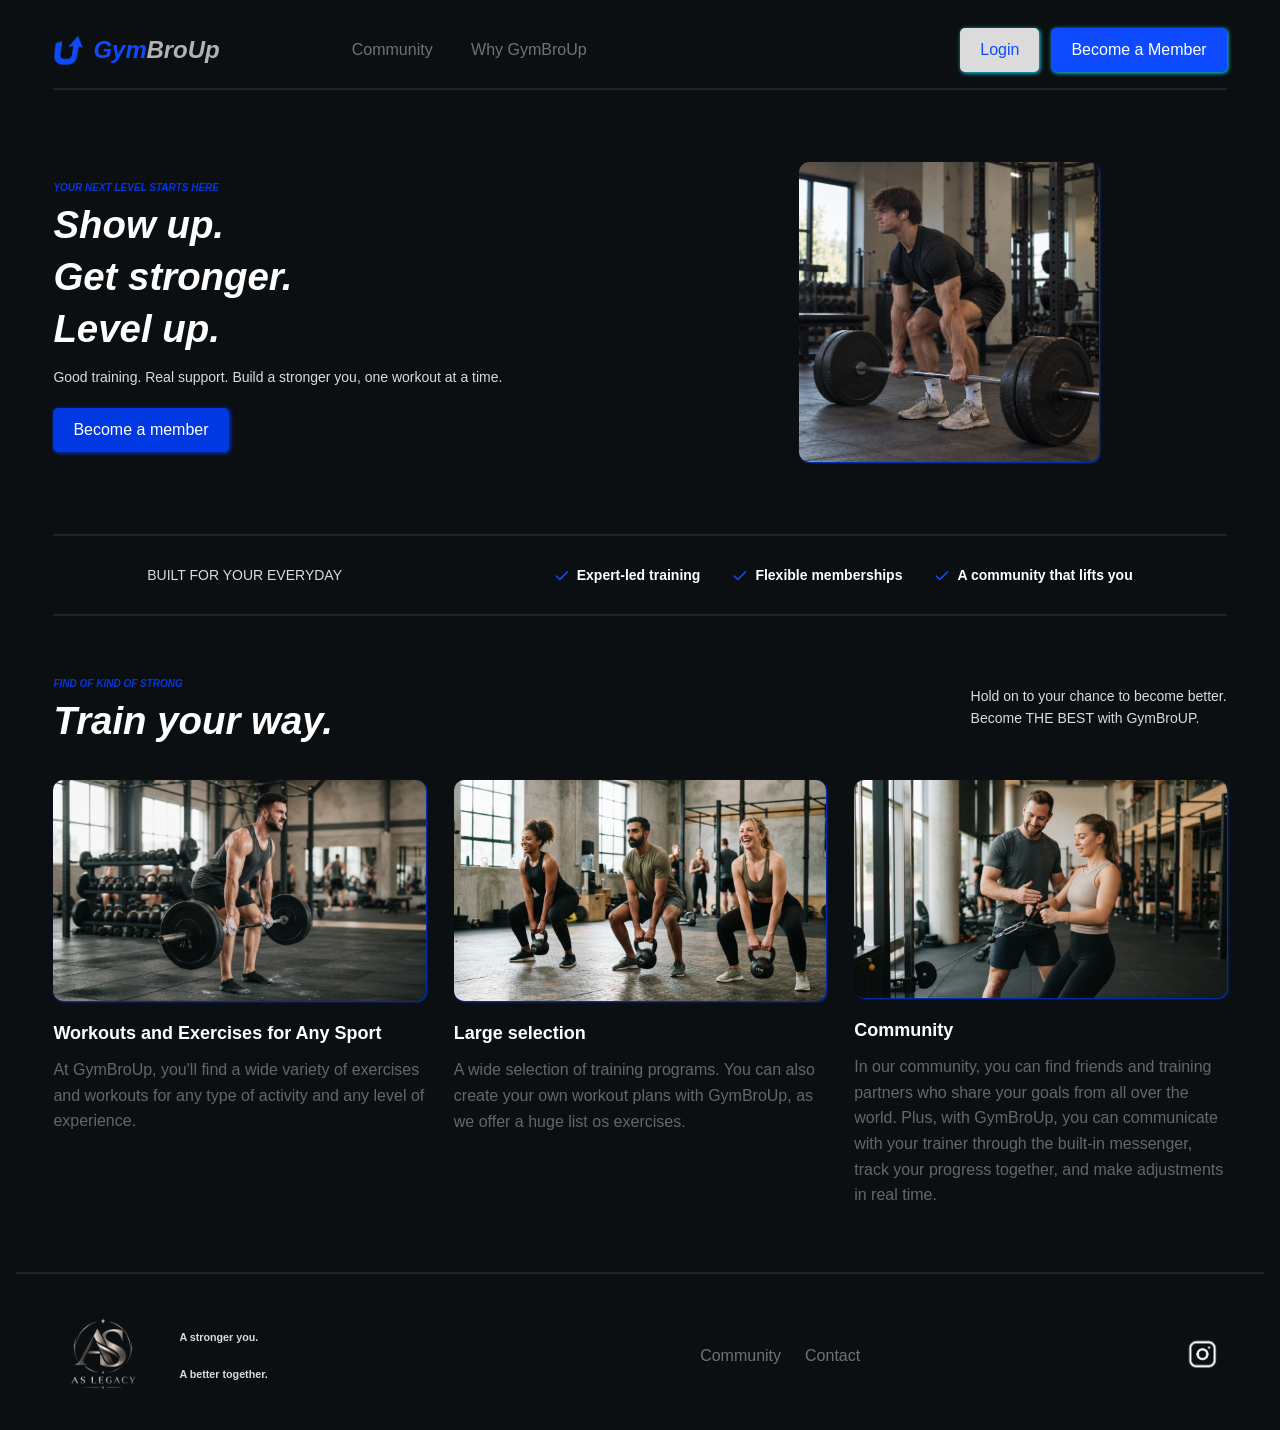
<file: index.html>
<!DOCTYPE html>
<html lang="en">
    <head>
      <meta charset="UTF-8" />
      <meta name="viewport" content="width=device-width, initial-scale=1.0" />
      <title>GymBro App</title>
      <link rel="stylesheet" href="Global/index.css" />
      <link rel="stylesheet" href="Global/global.css" />  
      <link rel="stylesheet" href="Global/media-index.css" />
      <link rel="stylesheet" href="Global/style.css">
    </head>
    <body>
      <section class="hero">
        <header>
          <div class="hero-content">
            <img src="Pages/images/Logo.png" alt="GymBro Logo" class="logo" />
            <div class="hero-text">
              <span class="hero-text-1">Gym</span>
              <span class="hero-text-2">BroUp</span>
            </div>
          </div>
          <div class="desktop-nav">
            <nav class="navigation">
              <a href="#" class="nav">Community</a>
              <a href="#" class="nav">Why GymBroUp</a>
            </nav>

            <div class="hero-buttons">
              <a href="Pages/login/login.html" class="login-button">Login</a>
              <a href="Pages/Register/register.html" class="signup-button">Become a Member</a>
            </div>
          </div>
          <div class="mobile-nav">
            <button class="burger-nav" type="button" aria-label="Toggle navigation" aria-controls="mobile-menu" aria-expanded="false">
              <span ></span>
              <span ></span>
              <span ></span>
            </button>
            <div id="mobile-menu" class="mobile-menu">
              <div class="menu-buttons">
                <a href="Pages/Register/register.html" class="menu-btn">Become a Member</a>
                <hr class="line">
                <a href="#" class="menu-btn">Why GymBroUp</a>
                <hr class="line">
                <a href="#" class="menu-btn">Community</a>
                <hr class="line">
                <a href="Pages/login/login.html" class="menu-btn">Login</a>
              </div>
            </div>
          </div>
        </header>
        <hr>
        <div class="section1">
          <div class="first-block">
            <h3 class="micro-title">YOUR NEXT LEVEL STARTS HERE</h3>
            <div class="slogan">
              <h1>Show up.</h1>
              <h1>Get stronger.</h1>
              <h1>Level up.</h1>
            </div>
            <p class="slogan2">Good training. Real support. Build a stronger you, one workout at a time.</p>
            <div>
              <a href="Pages/Register/register.html" class="btn-member">Become a member</a>
            </div>
          </div>
          <div>
            <img src="Pages/images/gym1.png" alt="Gym1" class="gymimage1">
          </div>
        </div>
        <hr>
        <div class="section1-downbox">
          <div>
            <p class="slogan2">BUILT FOR YOUR EVERYDAY</p>
          </div>
          <div class="pluses">
            <div>
              <img src="Pages/images/Chekmark.png" alt="Chekmark" class="checkmark">
              <span class="text">Expert-led training</span>
            </div>
            <div>
              <img src="Pages/images/Chekmark.png" alt="Chekmark" class="checkmark">
              <span class="text">Flexible memberships</span>
            </div>
            <div>
              <img src="Pages/images/Chekmark.png" alt="Chekmark" class="checkmark">
              <span class="text">A community that lifts you</span>
            </div>
          </div>
        </div> 
        <hr>
      </section>
      
      <section class="hero2">
        <div class="section2">
          <div>
            <h3 class="micro-title2"> FIND OF KIND OF STRONG</h3>
            <div class="slogan">
              <h1>Train your way.</h1>
            </div>
          </div>
          <div>
            <p class="slogan2">Hold on  to your chance to become better.<br> Become THE BEST with GymBroUP.</p>
          </div>
        </div>

        <div class="image-block">
          <div class="image-link">
            <img src="Pages/images/gymimage2.png" alt="gymimage2" class="gymimage1">
            <div class="text-link"></div>
            <div class="text-block">
              <h5 class="block-title">Workouts and Exercises for Any Sport</h5>
              <p class="details">At GymBroUp, you'll find a wide variety of exercises and workouts for any type of activity and any level of experience.</p>
            </div>
          </div>
          <div class="image-link">
            <img src="Pages/images/gymimage3.png" alt="gymimage3" class="gymimage1">
              <div class="text-block">
                  <h5 class="block-title">Large selection</h5>
                <p class="details">A wide selection of training programs. You can also create your own workout plans with GymBroUp, as we offer a huge list os exercises.</p>
              </div>
          </div>
          <div class="image-link">
            <img src="Pages/images/gymimage4.png" alt="gymimage4" class="gymimage1">
            <div class="text-link"></div>
            <div class="text-block">
              <h5 class="block-title">Community</h5>
              <p class="details">In our community, you can find friends and training partners who share your goals from all over the world. Plus, with GymBroUp, you can communicate with your trainer through the built-in messenger, track your progress together, and make adjustments in real time.</p>
            </div>
          </div>
        </div>
      </section>
      
      <hr>
      <footer class="footer">
        <div class="footer-block">
          <div class="hero-content">
            <img src="Pages/images/AS-Legacy.png" alt="Boss Logo" class="boss-logo" />
          </div>
          <div class="footer-text">
            <h6 class="foot-txt">A stronger you.</h6>
            <h6 class="foot-txt">A better together.</h6>
          </div>
        </div>
        <nav class="navigation">
          <a href="#" class="nav">Community</a>
          <a href="#" class="nav">Contact</a>
        </nav>

        <div class="some">
          <a href="#">
            <img src="Pages/images/Instagram.png" class="instagram" alt="Instagram">
          </a>
        </div>
      </footer>


      <script>
        const burger = document.querySelector('.burger-nav');
        const menu = document.getElementById('mobile-menu');

        function setMenuOpen(open) {
          burger.classList.toggle('active', open);
          menu.classList.toggle('active', open);
          burger.setAttribute('aria-expanded', String(open));
        }

        burger.addEventListener('click', () => {
          setMenuOpen(burger.getAttribute('aria-expanded') !== 'true');
        });

        document.addEventListener('keydown', (event) => {
          if (event.key === 'Escape' && menu.classList.contains('active')) {
            setMenuOpen(false);
            burger.focus();
          }
        });

        document.addEventListener('click', (event) => {
          if (!event.target.closest('.mobile-nav') || event.target.closest('.menu-btn')) {
            setMenuOpen(false);
          }
        });

        window.matchMedia('(max-width: 1000px)').addEventListener('change', () => {
          setMenuOpen(false);
        });



        

        
      </script>
    </body>
</html>
</file>
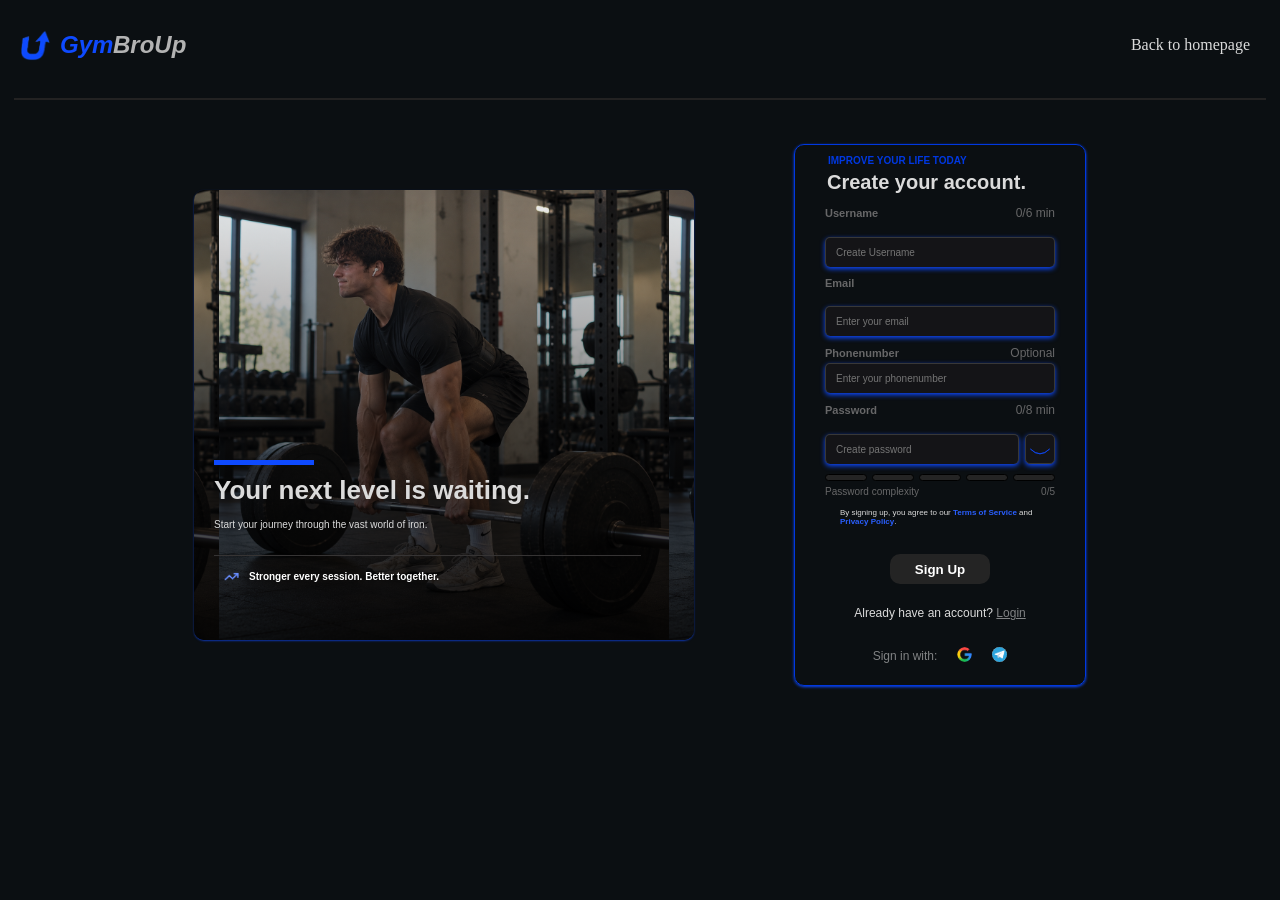
<file: Pages/Register/register.html>
<!DOCTYPE html>
<html lang="en">
<head>
	<meta charset="UTF-8">
	<meta name="viewport" content="width=device-width, initial-scale=1.0">
	<title>Create an account | GymBro</title>
	<link rel="stylesheet" href="register.css">
	<link rel="stylesheet" href="../../Global/style.css">
	<link rel="stylesheet" href="media-register.css">
</head>
<body>
	<section>
		<header>
			<div class="hero-content">
				<img src="../images/Logo.png" alt="GymBro Logo" class="logo" />
				<div class="hero-text">
				<span class="hero-text-1">Gym</span>
				<span class="hero-text-2">BroUp</span>
				</div>
			</div>

			<div class="btn-container">
				<a href="../../index.html" class="home-btn">Back to homepage</a>
			</div>
		</header>
		<hr> 
		<main>
			<div class="left-block">
				<div class="bg-image">
					<div class="left-text-block">
						<h1 class="bg-text">Your next level is waiting.</h1>
						<p class="bg-text2">Start your journey through the vast world of iron.</p>
						<div class="txt-block">
							<img src="../images/progress.png" alt="Progress Icon" class="progress-icon" />
							<h3 class="slogan">Stronger every session. Better together.</h3>
						</div>
					</div>
				</div>
			</div>

			<div class="right-block">
				<div class="blue-title">
					<h3 class="micro-title2">IMPROVE YOUR LIFE TODAY</h3>
				</div>
				<div class="text-block">
					<h1>Create your account.</h1>
				</div>

				<form action="register-form" class="register-form" method="post" >
					<div class="input-group">
						<div class="input-form">
							<div class="field-header">
								<label for="nickname" class="form-title">Username</label>
								<span class="span" id="username-counter">0/6 min</span>
							</div>
							
							<p id="username-message" class="field-message"></p>
							<input class="input" type="text" id="nickname" name="nickname" placeholder="Create Username" aria-label="Username" autocomplete="username" minlength="6" maxlength="20" required >
						</div>
						<div class="input-form">
							<label for="email" class="form-title">Email</label>
							<p id="email-message" class="field-message"></p>
							<input class="input" type="email" id="email" name="email" placeholder="Enter your email" aria-label="Email" autocomplete="email" required >
						</div>
						<div class="input-form">
							<div class="field-header">
								<label for="phone" class="form-title">Phonenumber</label>
								<span class="span">Optional</span>
							</div>
							
							<input class="input" type="tel" id="phone" name="phone" placeholder="Enter your phonenumber" aria-label="Phone number" autocomplete="tel">
						</div>
						<div class="input-form-password">
							<div class="field-header">
								<label for="password" class="form-title password-label">Password</label>
								<span class="span" id="password-counter">0/8 min</span>
							</div>
							<p id="password-message" class="field-message"></p>
							<div class="password">
								<input class="password-input" type="password" id="password" name="password"  placeholder="Create password" aria-label="Password" autocomplete="new-password" minlength="8" maxlength="128" required >
								<button id="show-password" class="show-password" type="button">
									<svg width="40" height="40" viewBox="0 0 100 100" >
										<path d="M 10 50 Q 50 90 90 50" stroke="#0E4AFF" stroke-width="3" fill="none" class="upper-eyelid"></path>
										<circle cx="50" cy="50" r="10" fill="none" class="circle"></circle>											<path d="M 10 50 Q 50 90 90 50" stroke="#0E4AFF" stroke-width="3" fill="none"></path>
									</svg>
								</button>
							</div>
							<div>
								<div class="strength-bar">
									<span class="strength-bar-span"></span>
									<span class="strength-bar-span"></span>
									<span class="strength-bar-span"></span>
									<span class="strength-bar-span"></span>
									<span class="strength-bar-span"></span>
								</div>
								<div class="password-complexity-container">
									<span class="password-complexity-span">Password complexity</span>
									<span id="PasswordComplexity" class="password-complexity-span">0/5</span>
								</div>
							</div>
						</div>
					</div>
					<div class="terms">
						<p class="terms-text">By signing up, you agree to our <a href="#" class="terms-link">Terms of Service</a> and <a href="#" class="terms-link">Privacy Policy</a>.</p>
					</div>

					<div class="register-button">
						<button class="register-btn" id="register-btn">Sign Up</button>
					</div>


					<div class="login-link">
						<p class="login-ask">Already have an account? <a href="../login/login.html" class="login-link">Login</a></p>
					</div>

					<div class="signin-block">
						<p>Sign in with:</p>
						<div class="auth-btn">
							<button class="google-btn" type="button" aria-label="google-auth"></button>
						</div>
						<div class="auth-btn">
							<button class="telegram-btn" type="button" aria-label="tg-auth"></button>
						</div>
					</div>
					
				</form>
				
			</div>
		</main>

		<!-- <hr>
		<footer>
			<div class="footer-block">
				<div class="hero-content">
					<a href="#">
						<img src="../images/AS-Legacy.png" alt="Boss Logo" class="boss-logo" />
					</a>
				</div>
				<div class="footer-text">
					<h6 class="foot-txt">A stronger you.</h6>
					<h6 class="foot-txt">A better together.</h6>
				</div>
				</div>
				<nav class="navigation">
				<a href="#" class="nav">Community</a>
				<a href="#" class="nav">Contact</a>
				</nav>

				<div class="some">
				<a href="#">
					<img src="../images/Instagram.png" class="instagram">
				</a>
			</div>
		</footer> -->
	</section>
    

	<script>
		document.querySelector('#show-password').addEventListener('click', function(event) {
			event.preventDefault();
			const passwordInput = document.querySelector('#password');
			if (passwordInput.type === 'password') {
				passwordInput.type = 'text';
				
			} else {
				passwordInput.type = 'password';
				
			}
			this.classList.toggle('opened');
		});



		document.querySelector('#nickname').addEventListener('input', function(event) {
			
			let count = event.target.value.length;
			let username_count = document.querySelector('#username-counter')
			let message = document.querySelector('#username-message');
			
			username_count.textContent =`${count}/6 min`;
			

			if(count === 0) {
				message.textContent = '';
				event.target.style.borderColor = '';	
			}
			else if (count < 6) {
				message.textContent = 'Username must contain at least 6 characters';
				event.target.style.borderColor = 'red';
			}
			else if (!/[A-Z]/.test(event.target.value)) {
				message.textContent = 'Add an uppercase  Latin letter';
				event.target.style.borderColor = 'orange';
			}
			else if (!/[a-z]/.test(event.target.value)) {
				message.textContent = 'Add a lowercase Latin letter';
				event.target.style.borderColor = 'orange';
			}
			else if (!/[0-9]/.test(event.target.value)) {
				message.textContent = 'Add a number';
				event.target.style.borderColor = 'orange';
			}
			else {
				message.textContent = '';
				event.target.style.borderColor = 'green';
			}
		});

		

		document.querySelector('#email').addEventListener('input' , function(event) {
			let emaillength = event.target.value.length;
			let message = document.querySelector('#email-message');

			if( emaillength === 0) {
				message.textContent = '';
				event.target.style.borderColor = '';
			}
			else if (/^[^\s@]+@[^\s@]+\.[^\s@]+$/.test(event.target.value)) {
				message.textContent = '';
				event.target.style.borderColor = 'green';
			}
			else {
				message.textContent = 'Email is invalid';
				event.target.style.borderColor = 'red';
			}
		});


		document.querySelector('#password').addEventListener('input' , function(event) {
			let passwordScore = 0;
			let passwordLength = event.target.value.length;
			let password_complexity = document.querySelector('#PasswordComplexity');
			let segments = document.querySelectorAll('.strength-bar-span');
			let message = document.querySelector('#password-message');
			let password_count = document.querySelector('#password-counter');
			


			if(passwordLength >= 8) {
				passwordScore++;
				
					
			}
			
			if(/[A-Z]/.test(event.target.value) && /[a-z]/.test(event.target.value)) {
				passwordScore++;

			}
			
			if(/[0-9]/.test(event.target.value)) {
				passwordScore++;
				
			}
			
			if(/[^A-Za-z0-9\s]/.test(event.target.value)) {
				passwordScore++;
					
			}
			
			if(passwordLength >= 15){
				passwordScore++;
			}
			
				
			if (passwordLength < 8) {
				passwordScore = 0;			
			}	

			for ( let i=0; i < segments.length; i++) {
				if(i < passwordScore){
					segments[i].style.backgroundColor = '#12f025';
				}
				else {
					segments[i].style.backgroundColor = '#333334';
				}
			}

			
			 

			if(passwordLength === 0) {
				message.textContent = '';
				event.target.style.borderColor = '';
			}
			
			
			else if(passwordLength < 8) {
				message.textContent = 'Password must contain at least 8 characters';
				event.target.style.borderColor = 'red';
			}
			else if (!/[A-Z]/.test(event.target.value) || !/[a-z]/.test(event.target.value)) {
				message.textContent = 'Use uppercase and lowercase letters';
				event.target.style.borderColor = 'orange';
			}
			else if (!/[0-9]/.test(event.target.value)) {
				message.textContent = 'Add a number';
				event.target.style.borderColor = 'orange';
			}
			else if (!/[^A-Za-z0-9\s]/.test(event.target.value)) {
				message.textContent = 'Add a special character';
				event.target.style.borderColor = 'orange';
			}
			else if (passwordLength < 15) {
				message.textContent = 'Use at least 15 characters';
				event.target.style.borderColor = 'yellow';
			}
			else {
				message.textContent = '';
				event.target.style.borderColor = 'green';
			}
            
			password_count.textContent = `${passwordLength}/8 min`;
			password_complexity.textContent = `${passwordScore}/5`;
		});

		document.querySelector('.register-form').addEventListener('submit' , function(event) {
			event.preventDefault();

			const Username = document.querySelector('#nickname');
			const Email = document.querySelector('#email');
			const Password = document.querySelector('#password');
			


			const usernameValid = validateUsername(Username.value);
			const emailValid = validateEmail(Email.value);
			const passwordValid = validatePassword(Password.value);

			if (usernameValid && emailValid && passwordValid) {
				console.log('Form is valid');
			}
			else {
				console.log('Form is invalid');
			}
		});

		function validateUsername(value) {
			return value.length >= 6 && value.length <= 20 && /[A-Z]/.test(value) && /[a-z]/.test(value) && /[0-9]/.test(value);
		}

		function validateEmail(value) {
			return /^[^\s@]+@[^\s@]+\.[^\s@]+$/.test(value);
		}

		function validatePassword(value) {
			return value.length >= 8;
		}





		function updateButtonState() {
			const Username = document.querySelector('#nickname');
			const Email = document.querySelector('#email');
			const Password = document.querySelector('#password');
			const signup = document.querySelector('#register-btn');


			if (validateUsername(Username.value) && validateEmail(Email.value) && validatePassword(Password.value)) {
				signup.disabled = false;
			}
			else {
				signup.disabled = true;
			}
		}

		document.querySelector('.register-form').addEventListener('input', updateButtonState);
		updateButtonState();
	</script>
</body>
</html>
</file>
<file: Global/index.css>
.slogan {
    color: #ffffff;
    font-family: "Inter", Arial;
    font-style: italic;
}

.section1 {
    display: flex;
    justify-content: space-evenly;
    align-items: center;
}

.slogan2 {
    color: #dbdbdb;
    margin-bottom: 20px;
}

.micro-title {
    color:#0038e1;
    font-family: "Inter", Arial;
    font-style: italic;
    font-size: 10px;
}

.gymimage1 {
    width: 300px;
    height: auto;
    border-radius: 10px;
    box-shadow: 1px 1px 2px #0038e1;
    cursor: pointer;
}

.btn-member {
    background-color: #0038e1;
    color: #ffffff;
    padding: 10px 20px;
    border-radius: 5px;
    box-shadow: 1px 1px 4px #0038e1;
    cursor: pointer;
    text-decoration: none;
}


.section1-downbox {
    display: flex;
    justify-content: space-around;
    align-items: center;
}

.pluses {
    display: flex;
    justify-content: center;
    align-items: center;
    gap: 120px;
}

.text  {
    font-family: Inter, Arial, sans-serif;
    color: #ffffff;
    font-size: 14px;
    font-weight: 700;
}

.checkmark {
    width: 15px;
    height: auto;
}

.slogan2 {
    font-family: Inter, Arial, sans-serif;
    color:#dbdbdb;
    font-size: 14px;
    font-weight: 400;
}


.section2 {
    display: flex;
    justify-content: space-around;
    align-items: center;
    gap: 200px;
}

.image-block {
    display: flex;
    justify-content: space-evenly;
    align-items: flex-start;
}
 
.image-link {
    display: flex;
    flex-direction: column;
    
    align-items: flex-start;
    width: 320px;
    height: auto;
    border-radius: 20px;
}

.block-title {
    color: #ffffff;
    font-family: Inter, Arial, sans-serif;
    font-size: 18px;
}

.details {
    color: #666666;
}

.hero2 {
    background-color: #0B0F12;
    padding: 20px;
}

.micro-title2 {
    color: #0038e1;
    font-family: "Inter", Arial;
    font-style: italic;
    font-size: 10px;
}
</file>
<file: Global/global.css>
body {
    margin: 0;
    padding: 0; 
    background-color: #0B0F12;
    font-family: 'Inter', Arial, sans-serif;
}

header {
    display: flex;
    justify-content: space-between;
    align-items: center;
    gap:20%;
}

hr {
    display: flex;
    justify-content: start;
    border: 1px solid #232222;
    max-width: 1250px;
}

.hero {
    background-color: #0B0F12;
    padding: 20px;
}

.logo {
    width: 30px;
    height: auto;
}

.hero-content {
    display: flex;
    justify-content: start;
    align-items: center;
    font-family: 'Inter', Arial, sans-serif;
    font-size: 30px;
    font-weight: 700;
    font-style: italic;
    gap: 10px;
    margin-bottom: 15px;
}

.hero-text {
    color: #0E4AFF;
    
    font-size: 24px;
}

.hero-text-1 {
    color: #0E4AFF;
    margin-bottom: 20px;
}

.hero-text-2 {
    color: #b3b3b3;
    margin-bottom: 20px;
    margin-left: -7px;
}


.navigation {
    display: flex;
    margin-bottom: 15px;
    gap: 70px;
    margin-left: clamp(0px, 8vw, 100px);
}

.nav {
    display:flex;
    color:#ffffff6a;
    justify-content: space-between;
    align-items: center;
    text-decoration: none;
}

.desktop-nav {
    display: flex;
    justify-content: space-between;
    align-items: center;
    flex-grow: 1;
}

.mobile-nav {
    display: none;
}


.hero-buttons{
    display: flex;
    justify-content: space-between;
    align-items: center;
    margin-bottom: 15px;
}

.burger-nav {   
    background-color: #0038e1;
    box-shadow: 1px 1px 4px #16e1f5;
    width: 40px;
    height: 40px;
    border-radius: 20%;
    display: flex;
    flex-direction: column;
    justify-content: space-evenly;
    cursor: pointer;
    position: absolute;
    right: 30px;
    top: 13px;
    transition: all 0.3s ease;
    z-index: 1;
}

.burger-nav span {
    background-color: #010101;
    padding: 2px 5px;
}


.burger-nav.active {
    box-shadow: none;
    border: none;
    right: 25px;
    top: 20px;
}


.burger-nav.active span:nth-child(1) {
    transform: translateY(10.5px) rotate(45deg);
}

.burger-nav.active span:nth-child(2) {
    opacity: 0;
}

.burger-nav.active span:nth-child(3) {
    transform: translateY(-10.5px) rotate(-45deg);
}


.mobile-menu{
    display: none;
}

.mobile-menu.active {
    display: flex;
    justify-content:space-evenly;
    align-items: center;
    background-color: #0038e1;
    width: 150px;
    height: 200px;
    border-radius: 15px;
    position: absolute;
    top: 20px;
}

.menu-buttons {
    display: flex;
    flex-direction:column;
    justify-content: space-between;
    align-items: flex-start;
    margin-top: 20px;
}

.menu-btn {
    color:#dbdbdb;
    font-size: 14px;
    cursor: pointer;
    text-decoration: none;
}

.line {
    display: flex;
    justify-content: start;
    border: 1px solid #b3b3b3;
    width: 100%;
}


.login-button {
    background-color: #dbdbdb;
    color: #0E4AFF;
    box-shadow: 1px 1px 4px #16e1f5;
    padding: 10px 20px;
    font-size: 16px;
    cursor: pointer;
    border-radius: 5px;
    margin-left: 10px;
    text-decoration: none;
}

.login-button:hover {
    background-color: #0E4AFF;
    color:#FFFFFF;
    box-shadow: 2px 4px 8px #16e1f5;
    text-decoration: none;
}

.signup-button {
    background-color: #0E4AFF;
    color: #fff;
    box-shadow: 1px 1px 4px #16e1f5;
    padding: 10px 20px;
    font-size: 16px;
    cursor: pointer;
    border-radius: 5px;
    margin-left: 10px;
    text-decoration: none;
}

.signup-button:hover {
    background-color: #0038e1;
    box-shadow: 2px 4px 8px #16e1f5 ;
}

footer {
    display: flex;
    justify-content: space-around;
    align-items: center;
}

h6 {
    color:#dbdbdb ;
}

.footer-block {
    display: grid;
    grid-template-columns: repeat(2, 1fr);
    gap: 10px;
}

.instagram {
    width: 50px;
    height: auto;
}

.login-button a, .signup-button a {
    text-decoration: none;
}

.hero-text-footer {
    color: #0E4AFF;
    
    font-size: 24px;
}

.footer-text {
    display: block;
    padding: 5px 30px;

}

.boss-logo {
    width: 100px;
    height: auto;
}
</file>
<file: Global/media-index.css>
﻿/* Index: fluid layout shared by all screen sizes. */
*,
*::before,
*::after {
    box-sizing: border-box;
}

.hero,
.hero2,
footer {
    width: 100%;
    max-width: 1250px;
    margin-inline: auto;
    padding-inline: clamp(16px, 3vw, 40px);
}

body > hr {
    width: calc(100% - 32px);
}

header {
    position: relative;
    gap: 32px;
    min-height: 60px;
}

header .hero-content,
header .navigation,
.hero-buttons,
footer .hero-content,
footer .navigation {
    margin-bottom: 0;
}

.hero-content,
.hero-buttons {
    flex-shrink: 0;
}

.desktop-nav {
    gap: 24px;
}

header .navigation {
    gap: clamp(20px, 3vw, 48px);
}

.hero-buttons {
    gap: 12px;
}

.login-button,
.signup-button {
    margin-left: 0;
    white-space: nowrap;
}

.section1 {
    gap: clamp(24px, 5vw, 72px);
    padding-block: clamp(28px, 5vw, 64px);
}

.section1 > div {
    min-width: 0;
    flex: 1;
}

.section1 > div:last-child {
    display: flex;
    justify-content: center;
}

.gymimage1 {
    display: block;
    max-width: 100%;
    height: auto;
}

.slogan h1 {
    font-size: clamp(28px, 3vw, 42px);
    line-height: 1.15;
    margin-block: 8px;
}

.slogan2,
.details {
    line-height: 1.6;
}

.btn-member,
.login-button,
.signup-button,
.nav,
.menu-btn {
    display: inline-flex;
    align-items: center;
    min-height: 44px;
}

.section1-downbox {
    gap: 24px;
    padding-block: 20px;
    flex-wrap: wrap;
}

.section1-downbox .slogan2 {
    margin: 0;
}

.pluses {
    flex-wrap: wrap;
    gap: 16px 32px;
}

.pluses > div {
    display: flex;
    align-items: center;
    gap: 8px;
}

.checkmark {
    flex-shrink: 0;
}

.hero2 {
    padding-block: 24px 40px;
}

.section2 {
    justify-content: space-between;
    gap: 32px;
    margin-bottom: 28px;
}

.section2 > div {
    min-width: 0;
}

.image-block {
    display: grid;
    grid-template-columns: repeat(3, minmax(0, 1fr));
    gap: 28px;
    align-items: start;
}

.image-link {
    width: 100%;
    min-width: 0;
}

.image-link .gymimage1 {
    width: 100%;
}

.block-title {
    margin-block: 20px 12px;
    line-height: 1.35;
}

.details {
    margin-top: 0;
    overflow-wrap: anywhere;
}

footer {
    gap: 24px;
    padding-block: 24px;
    flex-wrap: wrap;
    justify-content: space-between;
}

.footer-block {
    display: flex;
    align-items: center;
}

.footer-text {
    padding: 0 16px;
}

footer .navigation {
    gap: 24px;
}

footer .some a {
    display: inline-flex;
    align-items: center;
    justify-content: center;
    min-width: 44px;
    min-height: 44px;
}

a:focus-visible,
button:focus-visible {
    outline: 2px solid #16e1f5;
    outline-offset: 4px;
}

/* Compact navigation before the desktop links run out of room. */
@media (max-width: 1000px) {
    .desktop-nav {
        display: none;
    }

    .mobile-nav {
        position: relative;
        display: flex;
        align-items: center;
        flex-shrink: 0;
        z-index: 10;
    }

    .burger-nav,
    .burger-nav.active {
        position: relative;
        top: auto;
        right: auto;
        width: 44px;
        height: 44px;
        padding: 10px;
        border: 0;
        align-items: center;
        justify-content: space-between;
    }

    .burger-nav span {
        width: 24px;
        height: 4px;
        padding: 0;
        flex-shrink: 0;
        transition: transform 0.2s ease, opacity 0.2s ease;
    }

    .burger-nav.active span:nth-child(1) {
        transform: translateY(10px) rotate(45deg);
    }

    .burger-nav.active span:nth-child(3) {
        transform: translateY(-10px) rotate(-45deg);
    }

    .mobile-menu.active {
        top: calc(100% + 12px);
        right: 0;
        width: min(260px, calc(100vw - 32px));
        height: auto;
        max-height: calc(100dvh - 120px);
        overflow-y: auto;
        padding: 16px;
        box-shadow: 0 8px 24px #0008;
    }

    .menu-buttons {
        width: 100%;
        margin-top: 0;
    }

    .menu-btn {
        width: 100%;
    }
}

/* Tablets: full-width rows with an image beside the description. */
@media (max-width: 800px) {
    .image-block {
        grid-template-columns: minmax(0, 1fr);
        gap: 32px;
    }

    .image-link {
        display: grid;
        grid-template-columns: minmax(0, 1fr) minmax(0, 1.15fr);
        align-items: center;
        gap: 24px;
    }

    .image-link .text-link:empty {
        display: none;
    }

    .image-link .text-block {
        min-width: 0;
    }

    .image-link .block-title {
        margin-top: 0;
    }

    .image-link .details {
        margin-bottom: 0;
    }

    .section1-downbox {
        flex-direction: column;
        align-items: flex-start;
    }

    .pluses {
        justify-content: flex-start;
    }

    .section2 {
        flex-direction: column;
        align-items: flex-start;
        gap: 12px;
    }

    .section2 .slogan2 {
        margin: 0;
    }

    footer .navigation {
        gap: 16px;
    }

    .boss-logo {
        width: 64px;
    }

    .footer-text {
        padding-inline: 8px;
    }
}

/* Phones: one column with readable text and full-width cards. */
@media (max-width: 600px) {
    .section1 {
        flex-direction: column;
        align-items: stretch;
        gap: 32px;
    }

    .first-block {
        text-align: center;
    }

    .section1 .gymimage1 {
        width: min(100%, 360px);
    }

    .image-block {
        grid-template-columns: minmax(0, 1fr);
        gap: 32px;
    }

    .image-link {
        grid-template-columns: minmax(0, 1fr);
        gap: 16px;
    }

    .pluses {
        flex-direction: column;
        gap: 16px;
    }

    footer {
        gap: 20px;
    }

    .footer-block {
        flex: 1 1 100%;
    }

    .footer-text h6 {
        margin-block: 8px;
    }

    .instagram {
        width: 40px;
    }
}

@media (prefers-reduced-motion: reduce) {
    .burger-nav,
    .burger-nav span {
        transition: none;
    }
}
</file>
<file: Global/style.css>
/* Custom scrollbar styles */

::-webkit-scrollbar {
    width: 10px;
}

::-webkit-scrollbar-track {
    background: #0B0F12;
}

::-webkit-scrollbar-thumb {
    background: #001a69;
    border-radius: 5px;
    width: 7px;
}

::-webkit-scrollbar-thumb:hover {
    background: #0E4AFF;
}
</file>
<file: Pages/Register/register.css>
body {
    margin: 0;
    padding: 0; 
    background-color: #0B0F12;
}

hr {
    display: flex;
    justify-content: start;
    border: 1px solid #232222;
    max-width: 1250px;
}

/*HEADER STYLES*/

header {
    display: flex;
    justify-content: space-between;
    align-items: center;
    gap:20%;
    min-height: 10vh;
}

.hero {
    background-color: #0B0F12;
    padding: 20px;
}

.logo {
    width: 30px;
    height: auto;
}

.hero-content {
    display: flex;
    justify-content: start;
    align-items: center;
    font-family: 'Inter', Arial, sans-serif;
    font-size: 30px;
    font-weight: 700;
    font-style: italic;
    gap: 10px;
    padding-left: 20px; 
}

.hero-text {
    color: #0E4AFF;
    
    font-size: 24px;
}

.hero-text-1 {
    color: #0E4AFF;
    margin-bottom: 20px;
}

.hero-text-2 {
    color: #b3b3b3;
    margin-bottom: 20px;
    margin-left: -7px;
}


.navigation {
    display: flex;
    gap: 30px;
}

.nav {
    display:flex;
    color:#ffffff6a;
    justify-content: space-between;
    align-items: center;
    text-decoration: none;
}

.home-btn {
    text-decoration: none;
    color: #dbdbdb;
}

.btn-container {
    display: block;
    padding-right: 30px;
}

/* SECTION STYLES*/
main {
    display: flex;
    justify-content: center;
    align-items: center;
    padding-top: 4vh;
    padding-bottom: 2vh ;
    min-height: 50vh;
    gap: clamp(40px, 8vw, 100px);
}



/* Left side */
.left-block {
    display: flex;
    flex-direction: column;
    justify-content: center;
    align-items: center;
}

.bg-image {
    background-image: 
    linear-gradient(to bottom, rgba(0, 0, 0, 0.05), rgba(0, 0, 0, 0.9)),
    url("/Pages/images/gym1.png");
    border-style: initial;
    width: 500px;
    height: 450px;
    border-radius: 10px;
    background-size: contain;
    background-position: center;
    box-shadow: 0 1px 2px #0e4affa3;
    cursor: pointer;
}

.bg-image:hover {
    box-shadow: 0 2px 4px #0038e1;
    border-color: #0038e1;
}

.left-text-block {
    display: flex;
    flex-direction: column;
    justify-content: center;
    align-items: flex-start;
    text-align: start;
    margin-top: 260px;
    margin-left: 20px;
}


.bg-text {
    color: #dbdbdb;
    font-family: "Inter", Arial;
    font-size: 26px;
    margin-top: 10px;
    margin-bottom: 3px;
}

.bg-text::before {
    content: "";
    display: block;
    width: 100px;
    height: 5px;
    background-color: #0E4AFF;
    margin-right: 5px;
    margin-bottom:10px;
}

.bg-text2 {
    color: #dbdbdb;
    font-family: "Inter", Arial;
    font-size: 10px;
    margin-top: 10px;
    margin-bottom: 3px;
}   

.bg-text2::after {
    content: "";
    display: block;
    width: 200%;
    height: 1px;
    background-color: #363434;
    margin-top: 25px;
}

.txt-block {
    display: flex;
    justify-content: center;
    align-items: center;
    gap: 10px;
    margin-top: 2px;
    margin-left: 10px;
}





.progress-icon {
    width: 15px;
    height: auto;
}

.slogan {
    color: #FFFFFF;
    font-family: "Inter", Arial;
    font-size: 10px;
    font-weight: 900;
}

/*Right side - REGISTER FORM*/


.right-block {
    display: flex;
    flex-direction: column;
    justify-content: center;
    align-items: flex-start;
    border: #0038e1 solid 1px;
    border-radius: 10px;
    padding-left: 30px;
    padding-right: 30px;
    padding-top: 7px;
    box-shadow: 0 1px 3px #0E4AFF;
}

.text-block {
    display: flex;
    flex-direction: column;
    justify-content: space-evenly;
    align-items: flex-start;
}

.text-block h1 {
    margin: 2px;
}

h1  {
    font-family: "Inter", Arial;
    color: #dbdbdb;
    font-size: 20px;
}

.micro-title2 {
    color: #0038e1;
    font-family: "Inter", Arial;
    font-weight: italic;
    font-size: 10px;
    margin: 3px;
}


p {
    font-family: Inter, Arial, sans-serif;
    color:#dbdbdb;
    font-size: 8px;
    font-weight: 400;
}

.register-form {
    display: flex;
    flex-direction: column;
    justify-content: center;
    align-items: center;
    
}

.input-group {
    display:flex;
    flex-direction: column;
    justify-content: space-between;
    align-items: center;
}

.field-header {
    display: flex;
    justify-content: space-between;
    align-items: center;
    width: 100%;
}

.span {
    font-family: Inter, arial, sans-serif ;
    color: #676768;
    font-size: 12px;
    margin-top: 10px;
    margin-bottom: 3px;
    font-weight: 400;
}
.form-title {
    font-family: Inter, arial, sans-serif ;
    color: #676768;
    font-size: 11px;
    margin-top: 10px;
    margin-bottom: 3px;
    font-weight: 700;
}
.password-label {
    margin-left: 0px;
}

.input-form {
    display: flex;
    flex-direction: column;
    justify-content: center;
    align-items: start;
}

.input-form-password {
    display: flex;
    flex-direction: column;
    justify-content: start;
    align-items: start;
}

.field-message {
    color: #ff0000;
    font-size: 10px;
    margin-top: 2px;
    margin-bottom: 2px;
    text-align: center;
    min-height: 10px;
    line-height: 10px;
    max-width: 230px;
}
.password {
    display: flex;
    flex-direction: row;
    justify-content: center;
    align-items: center;
    gap: 6px;
    width: 230px;
}

.show-password {
    background-color: rgb(20, 20, 23);
    color: #ffffff;
    border-radius: 5px;
    cursor: pointer;
    flex: 0 0 30px;
    height: 30px;
    box-sizing: border-box;
    border: #383838  solid 1px;
    box-shadow: 0 2px 5px #0E4AFF;
    display: flex;
    justify-content: center;
    align-items: center;
    padding: 0;
}


.show-password svg {
    width: 24px;
    height: 24px;
}

.show-password:hover {
    background-color: #1b2233;
    border-color: #0E4AFF;
}

.show-password:focus-visible {
    outline: 2px solid #0E4AFF;
    outline-offset: 3px;
}

.input,
.password-input {
    background-color: rgb(20, 20, 23);
    border: #383838  solid 1px;
    border-bottom: #0038e1;
    box-shadow: 0 2px 5px #0E4AFF;
    width: 230px;
    height: 30px;
    padding: 10px;
    box-sizing: border-box;
    border-radius: 5px;
    color: #bebebe;
    font-size: 10px;
}

.password-input {
    flex: 1;
    min-width: 0;
    width: 0;
}

.upper-eyelid {
    transform-box: fill-box;
    transform-origin: center;
    transition: d 0.4s ease-in-out;
}

.show-password.opened .upper-eyelid {
    d: path("M 10  50 Q 50 10 90 50");
}

.show-password.opened .circle {
    fill: #0E4AFF;
}


.strength-bar {
    display: flex;
    justify-content: space-between;
    align-items: center;
    width: 230px;
    padding-top: 10px;
}

.strength-bar-span {
    background-color: #242424;
    width: 40px;
    height: 5px;
    border-radius: 50px;
    border: 1px solid #000000;
}

.password-complexity-container {
    display: flex;
    justify-content: space-between;
    align-items: center;
    margin-top: 5px;
    
}

.password-complexity-span {
    font-family: Inter, arial, sans-serif ;
    color: #676768;
    font-size: 10px;
}

.terms {
    display: flex;
    justify-content: start;
    align-items: center;
    gap: 5px;
    margin-top: 3px;
    width: 200px;
}

.terms-text {
    font-family: Inter, arial, sans-serif;
    color: #dbdbdb;
    font-size: 8px;
    font-weight: 400;
}

.terms-link {
    font-family: Inter, arial, sans-serif;
    color: #2a5fff;
    font-size: 8px;
    text-decoration: none;
    font-weight: 600;
}



.register-btn {
    display: flex;
    justify-content: center;
    align-items: center;
    width: 100px;
    height: 20px;
    padding: 15px;
    border-radius: 10px;
    background-color: #0E4AFF ;
    border: none;
    color: #ffffff;
    font-family: Inter, arial, sans-serif;
    font-weight: 700;
    margin-top: 20px;
    cursor: pointer;
}

.register-btn:hover {
    background-color: #0038e1;
    box-shadow: 0 2px 3px #0038e1;
    border-color: #0038e1;
}

.register-btn:disabled {
    background-color: #242424;
}

.register-button {
    margin-top: auto;
}

.login-ask {
    font-family: Inter, arial, sans-serif;
    color: #dbdbdb;
    font-size: 12px;
}

.login-link {
    margin-top: 10px;
    font-family: Inter, arial, sans-serif;
    color: #dbdbdb90;
    font-size: 12px;
}


.signin-block {
    display: flex;
    justify-content: center;
    align-items: center;
    gap: 20px;
    margin-top: 5px;
    margin-bottom: 10px; 
}

.signin-block p {
    font-family: Inter, arial, sans-serif;
    color: #dbdbdb90;
    font-size: 12px;
}
.google-btn {
    border: none;
    border-radius: 100px;
    background: url("/Pages/images/google.png") no-repeat center;
    width: 15px;
    height: 15px;
    background-size:contain;
    background-position: center;
    cursor: pointer;
}

.telegram-btn {
    border: none;
    border-radius: 100px;
    background: url("/Pages/images/telegram.jpg") no-repeat center;
    width: 15px;
    height: 15px;
    background-size: contain;
    background-position: center;
    cursor: pointer;
}
</file>
<file: Pages/Register/media-register.css>
@media (max-width: 890px) {
    .bg-image {
        width: 400px;
        height: 350px;
    }

    .left-text-block {
        margin-top: 200px;
        margin-left: 20px;
    }

    .bg-text2::after {
        width: 170%;
    }
}

@media (max-width: 770px) {

    .left-block {
        display: none;
    }
}

@media (max-width: 420px) {
    .logo {
        width: 25px;
        height: auto;
    }

    .hero-text {
        color: #0E4AFF;
        
        font-size: 18px;
    }
}
</file>
